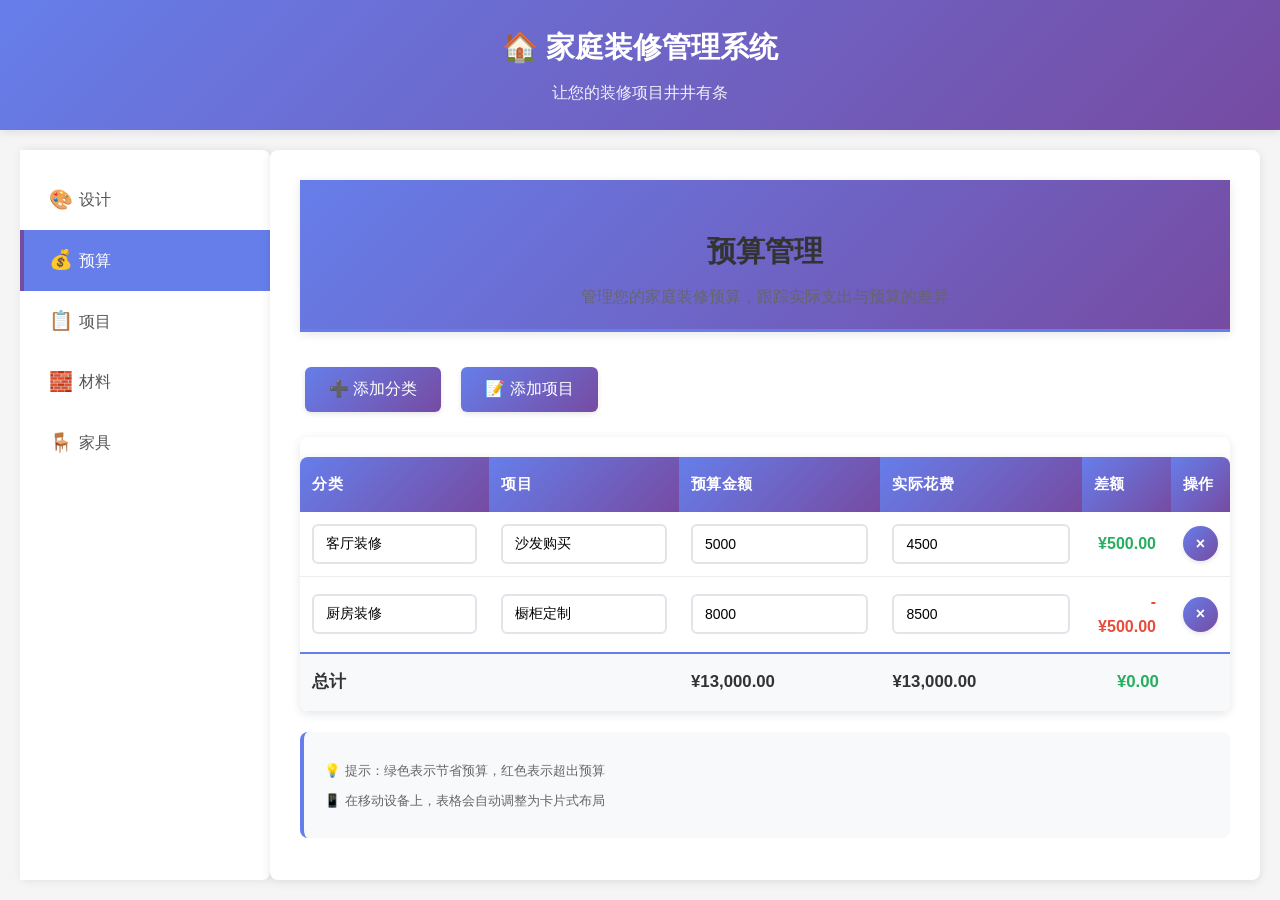
<file: index.html>
<!DOCTYPE html>
<html lang="zh-CN">
<head>
    <meta charset="UTF-8">
    <meta name="viewport" content="width=device-width, initial-scale=1.0">
    <meta name="description" content="家庭装修管理系统 - 预算管理、设计规划、项目跟踪">
    <meta name="keywords" content="家庭装修,预算管理,装修规划,项目管理">
    <title>家庭装修管理系统</title>
    <link rel="stylesheet" href="style.css">
    <link rel="icon" href="data:image/svg+xml,<svg xmlns='http://www.w3.org/2000/svg' viewBox='0 0 100 100'><text y='.9em' font-size='90'>🏠</text></svg>">
</head>
<body>
    <header role="banner">
        <h1>🏠 家庭装修管理系统</h1>
        <p>让您的装修项目井井有条</p>
    </header>
    
    <div class="container">
        <aside class="sidebar" role="navigation" aria-label="主导航">
            <nav>
                <ul role="menubar">
                    <li role="none">
                        <a href="#" 
                           data-page="Design" 
                           role="menuitem" 
                           aria-label="设计管理">
                            <span class="nav-icon">🎨</span>
                            <span class="nav-text">设计</span>
                        </a>
                    </li>
                    <li role="none">
                        <a href="#" 
                           data-page="Budget" 
                           role="menuitem" 
                           aria-label="预算管理"
                           class="active">
                            <span class="nav-icon">💰</span>
                            <span class="nav-text">预算</span>
                        </a>
                    </li>
                    <li role="none">
                        <a href="#" 
                           data-page="Project" 
                           role="menuitem" 
                           aria-label="项目管理">
                            <span class="nav-icon">📋</span>
                            <span class="nav-text">项目</span>
                        </a>
                    </li>
                    <li role="none">
                        <a href="#" 
                           data-page="Materials" 
                           role="menuitem" 
                           aria-label="材料管理">
                            <span class="nav-icon">🧱</span>
                            <span class="nav-text">材料</span>
                        </a>
                    </li>
                    <li role="none">
                        <a href="#" 
                           data-page="Furniture" 
                           role="menuitem" 
                           aria-label="家具管理">
                            <span class="nav-icon">🪑</span>
                            <span class="nav-text">家具</span>
                        </a>
                    </li>
                </ul>
            </nav>
        </aside>
        
        <main class="content" id="main-content" role="main" aria-live="polite">
            <div class="welcome-message">
                <h2>欢迎使用家庭装修管理系统</h2>
                <p>请从左侧导航选择您要管理的模块。</p>
                <div class="loading-indicator" aria-hidden="true">
                    <div class="spinner"></div>
                </div>
            </div>
        </main>
    </div>
    
    <script src="script.js"></script>
</body>
</html>
</file>
<file: style.css>
/* 基础样式 */
* {
    box-sizing: border-box;
}

body {
    font-family: -apple-system, BlinkMacSystemFont, 'Segoe UI', Roboto, Oxygen, Ubuntu, Cantarell, sans-serif;
    margin: 0;
    padding: 0;
    display: flex;
    flex-direction: column;
    min-height: 100vh;
    background-color: #f5f5f5;
    color: #333;
    line-height: 1.6;
}

/* 头部样式 */
header {
    background: linear-gradient(135deg, #667eea 0%, #764ba2 100%);
    color: white;
    padding: 1.5em;
    text-align: center;
    box-shadow: 0 2px 10px rgba(0,0,0,0.1);
}

header h1 {
    margin: 0 0 10px 0;
    font-size: 1.8em;
    font-weight: 600;
}

header p {
    margin: 0;
    font-size: 1em;
    opacity: 0.9;
    font-weight: 300;
}

/* 容器布局 */
.container {
    display: flex;
    flex-direction: row;
    flex-grow: 1;
    max-width: 1400px;
    margin: 0 auto;
    width: 100%;
}

/* 侧边栏样式 */
.sidebar {
    background-color: #ffffff;
    width: 250px;
    padding: 0;
    flex-shrink: 0;
    box-shadow: 2px 0 10px rgba(0,0,0,0.1);
    border-radius: 0 8px 8px 0;
    margin: 20px 0 20px 20px;
}

.sidebar nav {
    padding: 20px 0;
}

.sidebar nav ul {
    list-style-type: none;
    padding: 0;
    margin: 0;
}

.sidebar nav ul li {
    margin: 0;
}

.sidebar nav ul li a {
    display: flex;
    align-items: center;
    padding: 15px 25px;
    text-decoration: none;
    color: #555;
    font-weight: 500;
    transition: all 0.3s ease;
    border-left: 4px solid transparent;
}

.nav-icon {
    font-size: 1.2em;
    margin-right: 10px;
    width: 20px;
    text-align: center;
}

.nav-text {
    flex: 1;
}

.sidebar nav ul li a:hover {
    background-color: #f8f9fa;
    color: #667eea;
    border-left-color: #667eea;
    transform: translateX(5px);
}

.sidebar nav ul li a.active {
    background-color: #667eea;
    color: white;
    border-left-color: #764ba2;
}

/* 主内容区域 */
.content {
    background-color: #ffffff;
    flex-grow: 1;
    padding: 30px;
    margin: 20px 20px 20px 0;
    border-radius: 8px;
    box-shadow: 0 2px 10px rgba(0,0,0,0.1);
    overflow-y: auto;
}

/* 加载和错误状态 */
.loading {
    text-align: center;
    padding: 50px;
    font-size: 1.2em;
    color: #666;
}

.error {
    text-align: center;
    padding: 50px;
    color: #e74c3c;
}

.error h3 {
    color: #c0392b;
    margin-bottom: 15px;
}

.error button {
    background-color: #e74c3c;
    color: white;
    border: none;
    padding: 10px 20px;
    border-radius: 5px;
    cursor: pointer;
    font-size: 1em;
    margin-top: 15px;
    transition: background-color 0.3s ease;
}

.error button:hover {
    background-color: #c0392b;
}

/* 页面占位符 */
.page-placeholder {
    text-align: center;
    padding: 80px 20px;
    color: #666;
}

.page-placeholder h2 {
    color: #333;
    margin-bottom: 20px;
    font-size: 2em;
}

/* 欢迎消息 */
.welcome-message {
    text-align: center;
    padding: 60px 20px;
    color: #666;
}

.welcome-message h2 {
    color: #333;
    margin-bottom: 20px;
    font-size: 1.8em;
}

.loading-indicator {
    margin-top: 30px;
}

.spinner {
    width: 40px;
    height: 40px;
    border: 4px solid #f3f3f3;
    border-top: 4px solid #667eea;
    border-radius: 50%;
    animation: spin 1s linear infinite;
    margin: 0 auto;
}

@keyframes spin {
    0% { transform: rotate(0deg); }
    100% { transform: rotate(360deg); }
}

/* 预算页面样式 */
#budget-page header {
    margin-bottom: 30px;
    padding-bottom: 20px;
    border-bottom: 3px solid #667eea;
}

#budget-page h2 {
    color: #333;
    margin-bottom: 10px;
    font-size: 1.8em;
}

#budget-page header p {
    color: #666;
    margin: 0;
    font-size: 1em;
}

.budget-controls {
    margin-bottom: 20px;
    display: flex;
    gap: 10px;
    flex-wrap: wrap;
}

.table-container {
    overflow-x: auto;
    border-radius: 8px;
    box-shadow: 0 2px 10px rgba(0,0,0,0.1);
}

.budget-summary {
    margin-top: 20px;
    padding: 20px;
    background-color: #f8f9fa;
    border-radius: 8px;
    border-left: 4px solid #667eea;
}

.summary-info p {
    margin: 5px 0;
    color: #666;
}

/* 按钮样式 */
button {
    background: linear-gradient(135deg, #667eea 0%, #764ba2 100%);
    color: white;
    border: none;
    padding: 12px 24px;
    border-radius: 6px;
    cursor: pointer;
    font-size: 1em;
    font-weight: 500;
    transition: all 0.3s ease;
    margin: 5px;
    box-shadow: 0 2px 5px rgba(0,0,0,0.1);
}

button:hover {
    transform: translateY(-2px);
    box-shadow: 0 4px 15px rgba(0,0,0,0.2);
}

button:active {
    transform: translateY(0);
}

/* 删除按钮 */
.delete-btn {
    background-color: #e74c3c;
    padding: 8px 12px;
    font-size: 16px;
    font-weight: bold;
    border-radius: 50%;
    width: 35px;
    height: 35px;
    display: flex;
    align-items: center;
    justify-content: center;
    margin: 0;
}

.delete-btn:hover {
    background-color: #c0392b;
}

.delete-icon {
    line-height: 1;
}

/* 表格样式 */
#budget-table {
    width: 100%;
    border-collapse: collapse;
    margin-top: 20px;
    background-color: white;
    border-radius: 8px;
    overflow: hidden;
    box-shadow: 0 2px 10px rgba(0,0,0,0.1);
}

#budget-table th {
    background: linear-gradient(135deg, #667eea 0%, #764ba2 100%);
    color: white;
    padding: 15px 12px;
    text-align: left;
    font-weight: 600;
    font-size: 0.95em;
    text-transform: uppercase;
    letter-spacing: 0.5px;
}

#budget-table td {
    padding: 12px;
    border-bottom: 1px solid #eee;
    vertical-align: middle;
}

#budget-table tbody tr:hover {
    background-color: #f8f9fa;
}

#budget-table tbody tr:last-child td {
    border-bottom: none;
}

/* 总计行样式 */
.total-row {
    background-color: #f8f9fa !important;
    border-top: 2px solid #667eea !important;
    font-weight: 600;
}

.total-row td {
    padding: 15px 12px !important;
    font-size: 1.05em;
}

/* 输入框样式 */
input[type="text"], input[type="number"] {
    width: 100%;
    padding: 10px 12px;
    border: 2px solid #e1e5e9;
    border-radius: 6px;
    font-size: 14px;
    transition: all 0.3s ease;
    background-color: white;
}

input[type="text"]:focus, input[type="number"]:focus {
    outline: none;
    border-color: #667eea;
    box-shadow: 0 0 0 3px rgba(102, 126, 234, 0.1);
}

input[type="text"]:invalid, input[type="number"]:invalid {
    border-color: #e74c3c;
}

/* 差值显示样式 */
.difference {
    font-weight: 600;
    text-align: right;
    padding-right: 15px !important;
}

.difference.positive {
    color: #27ae60;
}

.difference.negative {
    color: #e74c3c;
}

/* 通知系统 */
.notification {
    position: fixed;
    top: 20px;
    right: 20px;
    padding: 15px 20px;
    border-radius: 6px;
    color: white;
    font-weight: 500;
    z-index: 1000;
    transform: translateX(400px);
    transition: all 0.3s ease;
    box-shadow: 0 4px 15px rgba(0,0,0,0.2);
    max-width: 300px;
}

.notification.show {
    transform: translateX(0);
}

.notification.success {
    background-color: #27ae60;
}

.notification.error {
    background-color: #e74c3c;
}

.notification.warning {
    background-color: #f39c12;
}

.notification.info {
    background-color: #3498db;
}

/* 响应式设计 */
@media (max-width: 1024px) {
    .container {
        max-width: 100%;
        margin: 0;
    }
    
    .sidebar {
        width: 220px;
        margin: 10px 0 10px 10px;
    }
    
    .content {
        margin: 10px 10px 10px 0;
        padding: 20px;
    }
    
    #budget-table {
        font-size: 14px;
    }
    
    #budget-table th, #budget-table td {
        padding: 10px 8px;
    }
}

@media (max-width: 768px) {
    .container {
        flex-direction: column;
    }
    
    .sidebar {
        width: 100%;
        margin: 10px;
        border-radius: 8px;
    }
    
    .sidebar nav {
        padding: 10px 0;
    }
    
    .sidebar nav ul {
        display: flex;
        flex-wrap: wrap;
        justify-content: center;
    }
    
    .sidebar nav ul li {
        flex: 1;
        min-width: 120px;
    }
    
    .sidebar nav ul li a {
        text-align: center;
        padding: 12px 8px;
        border-left: none;
        border-bottom: 4px solid transparent;
    }
    
    .sidebar nav ul li a:hover,
    .sidebar nav ul li a.active {
        transform: none;
        border-left: none;
        border-bottom-color: #667eea;
    }
    
    .content {
        margin: 0 10px 10px 10px;
        padding: 15px;
    }
    
    header {
        padding: 1em;
    }
    
    header h1 {
        font-size: 1.5em;
    }
    
    #budget-page h2 {
        font-size: 1.5em;
    }
    
    /* 表格在移动设备上的优化 */
    #budget-table {
        font-size: 12px;
        display: block;
        overflow-x: auto;
        white-space: nowrap;
    }
    
    #budget-table thead,
    #budget-table tbody,
    #budget-table th,
    #budget-table td,
    #budget-table tr {
        display: block;
    }
    
    #budget-table thead tr {
        position: absolute;
        top: -9999px;
        left: -9999px;
    }
    
    #budget-table tr {
        border: 1px solid #ccc;
        margin-bottom: 10px;
        padding: 10px;
        border-radius: 6px;
        background-color: white;
        box-shadow: 0 2px 5px rgba(0,0,0,0.1);
    }
    
    #budget-table td {
        border: none;
        padding: 8px 0;
        position: relative;
        padding-left: 50% !important;
        text-align: left;
    }
    
    #budget-table td:before {
        content: attr(data-label) ": ";
        position: absolute;
        left: 6px;
        width: 45%;
        padding-right: 10px;
        white-space: nowrap;
        font-weight: bold;
        color: #667eea;
    }
    
    .notification {
        right: 10px;
        left: 10px;
        max-width: none;
        transform: translateY(-100px);
    }
    
    .notification.show {
        transform: translateY(0);
    }
}

@media (max-width: 480px) {
    .content {
        padding: 10px;
    }
    
    button {
        width: 100%;
        margin: 5px 0;
    }
    
    .delete-btn {
        width: 30px;
        height: 30px;
        font-size: 14px;
    }
}

/* 滚动条样式 */
::-webkit-scrollbar {
    width: 8px;
}

::-webkit-scrollbar-track {
    background: #f1f1f1;
    border-radius: 4px;
}

::-webkit-scrollbar-thumb {
    background: #c1c1c1;
    border-radius: 4px;
}

::-webkit-scrollbar-thumb:hover {
    background: #a8a8a8;
}

/* 动画效果 */
@keyframes fadeIn {
    from { opacity: 0; transform: translateY(20px); }
    to { opacity: 1; transform: translateY(0); }
}

.content > * {
    animation: fadeIn 0.5s ease-out;
}

/* 打印样式 */
@media print {
    .sidebar {
        display: none;
    }
    
    .content {
        margin: 0;
        padding: 20px;
        box-shadow: none;
    }
    
    button {
        display: none;
    }
    
    #budget-table {
        box-shadow: none;
    }
}
</file>
